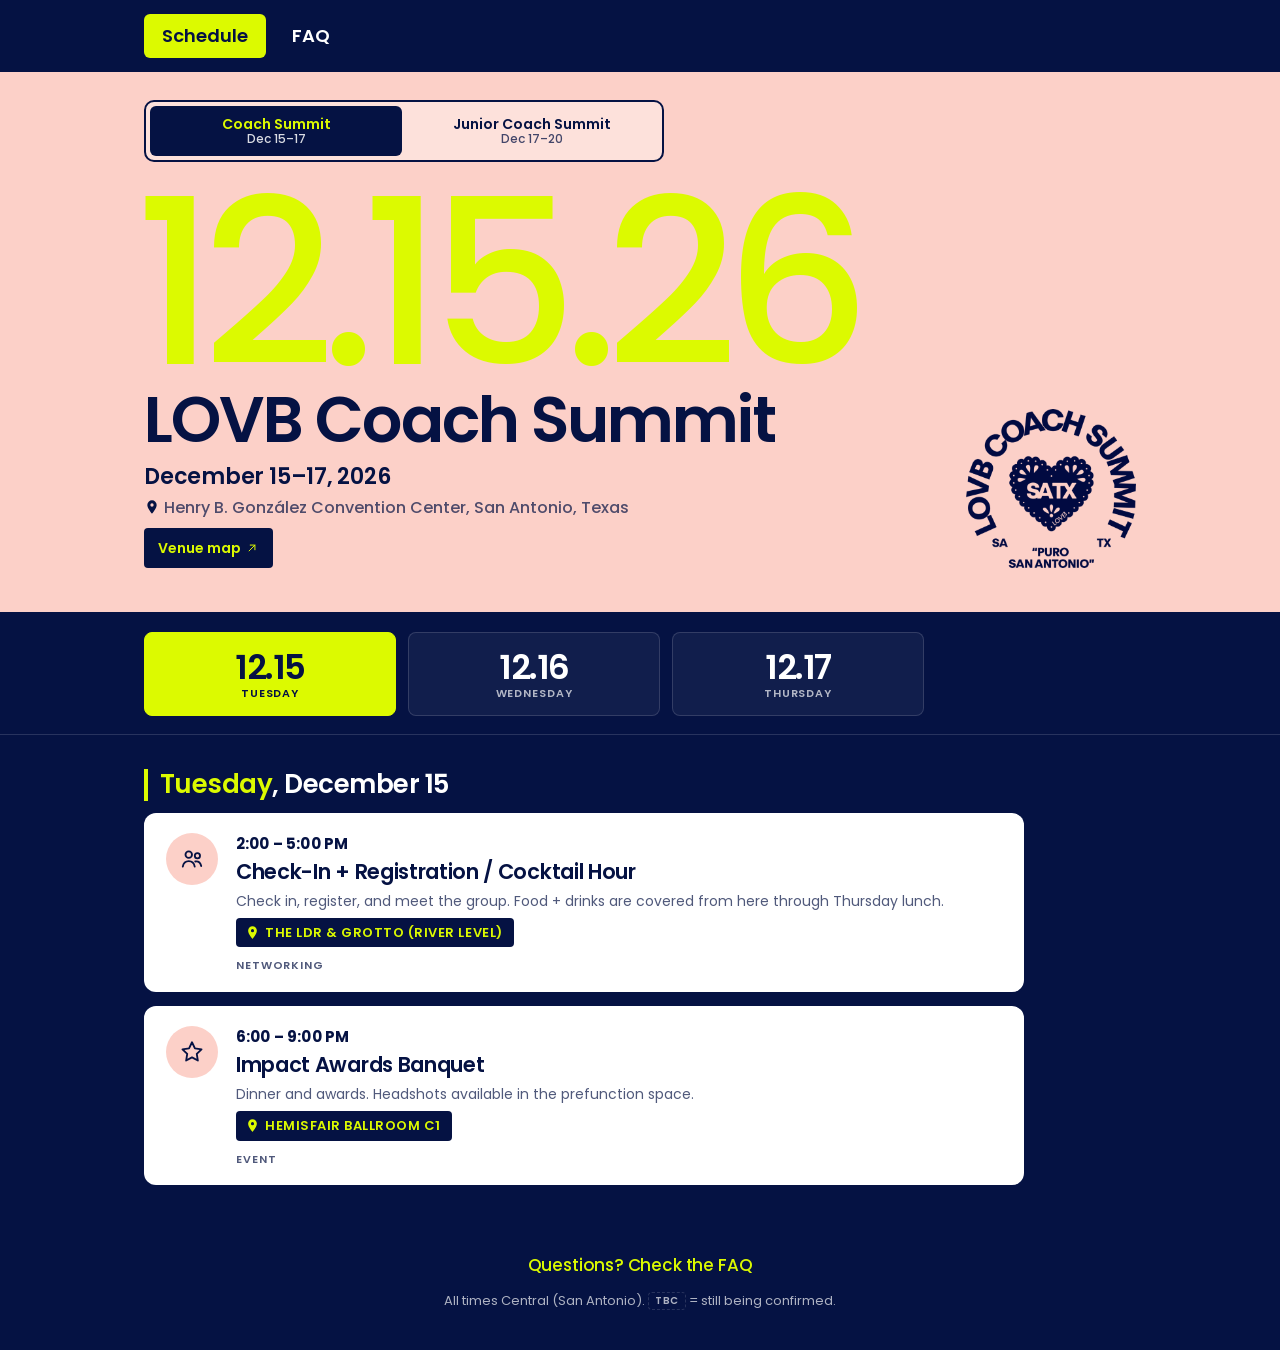
<file: index.html>
<!doctype html>
<html lang="en" data-event="coach">
<head>
  <meta charset="utf-8">
  <meta name="viewport" content="width=device-width, initial-scale=1, viewport-fit=cover">
  <meta name="theme-color" content="#051243">
  <meta name="description" content="Schedule for the LOVB Coach Summit and LOVB Junior Coach Summit in San Antonio, Texas.">
  <title>Schedule · LOVB Coach Summit</title>
  <link rel="icon" href="favicon.ico?v=3" sizes="any">
  <link rel="icon" type="image/png" sizes="32x32" href="assets/icons/favicon-32.png?v=3">
  <link rel="icon" type="image/png" sizes="192x192" href="assets/icons/favicon-192.png?v=3">
  <link rel="apple-touch-icon" href="assets/icons/apple-touch-icon.png?v=3">
  <link rel="manifest" href="manifest.webmanifest">
  <meta name="apple-mobile-web-app-capable" content="yes">
  <meta name="apple-mobile-web-app-status-bar-style" content="black-translucent">
  <meta name="apple-mobile-web-app-title" content="Coach Summit">
  <meta property="og:title" content="LOVB Coach Summit + Junior Coach Summit">
  <meta property="og:description" content="Schedule and FAQ · San Antonio, Texas · December 2026">
  <link rel="preconnect" href="https://fonts.googleapis.com">
  <link rel="preconnect" href="https://fonts.gstatic.com" crossorigin>
  <link rel="stylesheet" href="https://fonts.googleapis.com/css2?family=Poppins:wght@400;500;600;700&display=swap" media="print" onload="this.media='all'">
  <script>
    /* Apply the saved Summit before first paint. */
    (function () { try {
      var e = new URLSearchParams(location.search).get("event") || localStorage.getItem("summit-event");
      if (e === "coach" || e === "junior") document.documentElement.dataset.event = e;
    } catch (_) {} })();
  </script>
  <link rel="stylesheet" href="css/styles.css?v=15">
</head>
<body data-page="schedule">
  <a class="skip" href="#schedule">Skip to schedule</a>

  <header class="nav">
    <div class="wrap nav__inner">
      <nav class="nav__links" aria-label="Main">
        <a data-nav="index.html" href="index.html" aria-current="page">Schedule</a>
        <a data-nav="faq.html" href="faq.html">FAQ</a>
      </nav>
    </div>
  </header>

  <section class="hero">
    <div class="wrap hero__inner">
      <div id="event-switch"></div>
      <div id="hero-event"></div>
    </div>
  </section>

  <div id="day-bar" class="daybar">
    <div class="wrap"><div id="days"></div></div>
  </div>

  <main class="wrap main" id="schedule" tabindex="-1" aria-live="polite"></main>

  <footer class="foot">
    <div class="wrap">
      <a class="foot__cta" data-nav="faq.html" href="faq.html">Questions? Check the FAQ</a>
      <p>All times Central (San Antonio). <span class="tbc">TBC</span> = still being confirmed.</p>
    </div>
  </footer>

  <script src="data/events.js?v=15"></script>
  <script src="data/faq.js?v=15"></script>
  <script src="js/components.js?v=15"></script>
  <script src="js/app.js?v=15"></script>
  <script>
    if ("serviceWorker" in navigator && location.protocol.startsWith("http")) {
      navigator.serviceWorker.register("sw.js").catch(function () {});
    }
  </script>
</body>
</html>
</file>
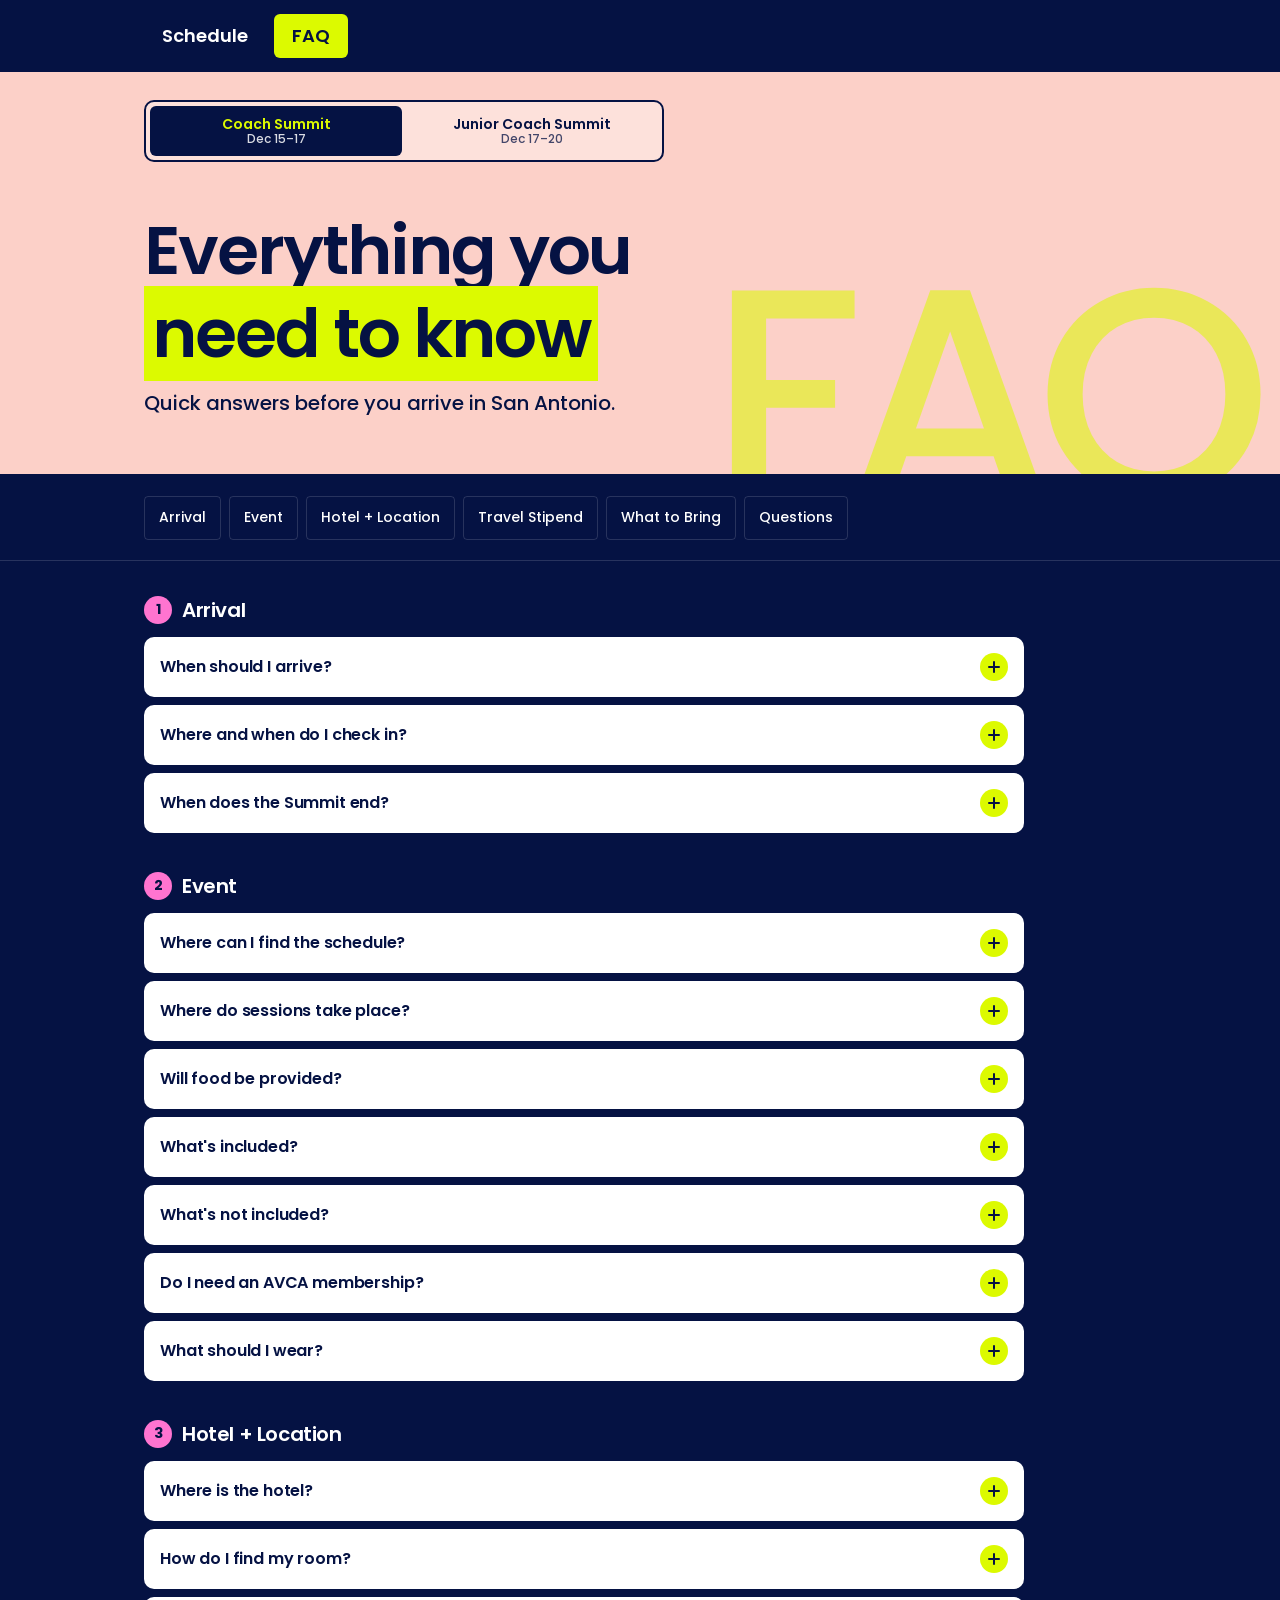
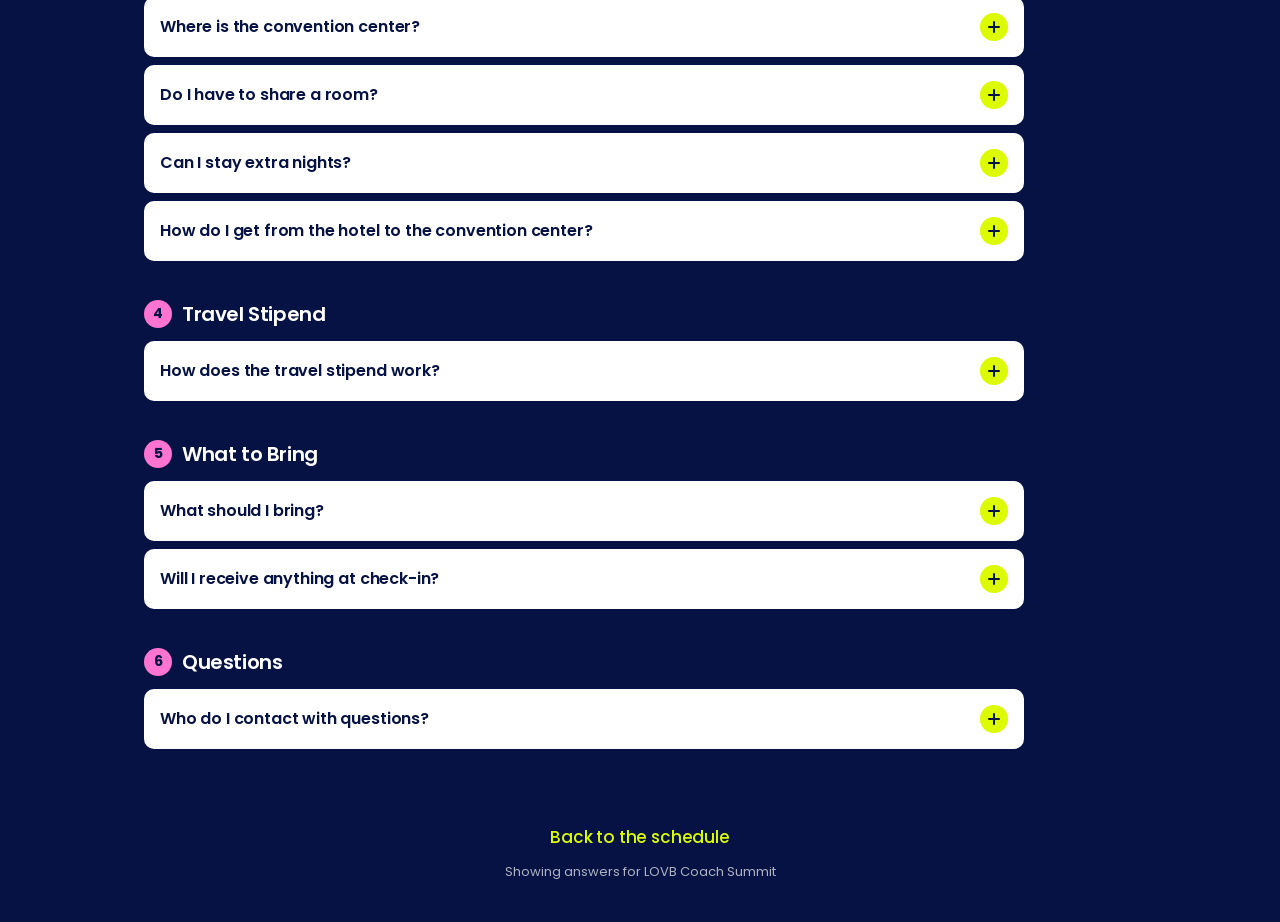
<file: faq.html>
<!doctype html>
<html lang="en" data-event="coach">
<head>
  <meta charset="utf-8">
  <meta name="viewport" content="width=device-width, initial-scale=1, viewport-fit=cover">
  <meta name="theme-color" content="#051243">
  <meta name="description" content="Quick answers before you arrive in San Antonio for the LOVB Coach Summit and LOVB Junior Coach Summit.">
  <title>FAQ · LOVB Coach Summit</title>
  <link rel="icon" href="favicon.ico?v=3" sizes="any">
  <link rel="icon" type="image/png" sizes="32x32" href="assets/icons/favicon-32.png?v=3">
  <link rel="icon" type="image/png" sizes="192x192" href="assets/icons/favicon-192.png?v=3">
  <link rel="apple-touch-icon" href="assets/icons/apple-touch-icon.png?v=3">
  <link rel="manifest" href="manifest.webmanifest">
  <meta name="apple-mobile-web-app-capable" content="yes">
  <meta name="apple-mobile-web-app-status-bar-style" content="black-translucent">
  <meta name="apple-mobile-web-app-title" content="Coach Summit">
  <meta property="og:title" content="LOVB Coach Summit + Junior Coach Summit">
  <meta property="og:description" content="Schedule and FAQ · San Antonio, Texas · December 2026">
  <link rel="preconnect" href="https://fonts.googleapis.com">
  <link rel="preconnect" href="https://fonts.gstatic.com" crossorigin>
  <link rel="stylesheet" href="https://fonts.googleapis.com/css2?family=Poppins:wght@400;500;600;700&display=swap" media="print" onload="this.media='all'">
  <script>
    (function () { try {
      var e = new URLSearchParams(location.search).get("event") || localStorage.getItem("summit-event");
      if (e === "coach" || e === "junior") document.documentElement.dataset.event = e;
    } catch (_) {} })();
  </script>
  <link rel="stylesheet" href="css/styles.css?v=15">
</head>
<body data-page="faq">
  <a class="skip" href="#faq-list">Skip to questions</a>

  <header class="nav">
    <div class="wrap nav__inner">
      <nav class="nav__links" aria-label="Main">
        <a data-nav="index.html" href="index.html">Schedule</a>
        <a data-nav="faq.html" href="faq.html" aria-current="page">FAQ</a>
      </nav>
    </div>
  </header>

  <section class="hero hero--faq">
    <div class="hero__watermark" aria-hidden="true">FAQ</div>
    <div class="wrap hero__inner">
      <div id="event-switch"></div>
      <div class="faq-hero">
        <h1 class="faq-hero__title">Everything you<br><em>need to know</em></h1>
        <p class="faq-hero__sub">Quick answers before you arrive in San Antonio.</p>
      </div>
    </div>
  </section>

  <div class="daybar daybar--chips">
    <div class="wrap">
      <nav class="chips" id="faq-cats" aria-label="FAQ categories"></nav>
    </div>
  </div>

  <main class="wrap main main--faq" id="faq-list" tabindex="-1"></main>

  <footer class="foot">
    <div class="wrap">
      <a class="foot__cta" data-nav="index.html" href="index.html">Back to the schedule</a>
      <p id="faq-for"></p>
    </div>
  </footer>

  <script src="data/events.js?v=15"></script>
  <script src="data/faq.js?v=15"></script>
  <script src="js/components.js?v=15"></script>
  <script src="js/app.js?v=15"></script>
  <script>
    if ("serviceWorker" in navigator && location.protocol.startsWith("http")) {
      navigator.serviceWorker.register("sw.js").catch(function () {});
    }
  </script>
</body>
</html>
</file>
<file: css/styles.css>
/* ==========================================================================
   LOVB COACH SUMMIT — STYLES
   Brand tokens from the LOVB Coach Summit design guide, laid out in the
   OneLOVB site system: navy + blush bands, giant lime numerals, white cards,
   line icons in blush circles, lime highlight for "you are here".
   ========================================================================== */

:root {
  /* Brand palette */
  --navy: #051243;
  --cream: #F7F2E4;
  --pink: #FF74D0;
  --lime: #EDFF9E;
  --lime-bright: #DCFA00;
  --cyan: #00D2DE;
  --blush: #FCD0C8;
  --white: #FFFFFF;

  --font: 'Poppins', system-ui, -apple-system, sans-serif;

  --ink-soft: rgba(5, 18, 67, .7);
  --line: rgba(5, 18, 67, .12);
  --on-navy-soft: rgba(255, 255, 255, .68);
  --on-navy-line: rgba(255, 255, 255, .14);

  /* Changes per event */
  --numerals: var(--lime-bright);
  --hero-bg: var(--blush);
  --tint: var(--blush);          /* icon circles */
  --tint-soft: #FEF1EE;          /* simultaneous-session boxes */

  --nav-h: 56px;
  --gutter: 16px;
}

/* Junior Coach Summit: light blue from the Junior badge */
html[data-event="junior"] {
  --hero-bg: #B2EBF2;
  --tint: #B2EBF2;
  --tint-soft: #E6F8FA;
}

/* ---------- base ---------- */
*, *::before, *::after { box-sizing: border-box; }
html { -webkit-text-size-adjust: 100%; scroll-padding-top: calc(var(--nav-h) + 104px); background: var(--navy); }
body {
  margin: 0;
  font-family: var(--font);
  background: var(--navy);
  color: var(--white);
  font-size: 16px;
  line-height: 1.5;
  -webkit-font-smoothing: antialiased;
}
h1, h2, h3, p { margin: 0; }
a { color: var(--pink); }
img { max-width: 100%; display: block; }
button { font: inherit; color: inherit; }
a, button, summary { touch-action: manipulation; -webkit-tap-highlight-color: transparent; }
button:active, .nav__links a:active, .chip:active, .faq__q:active { transform: scale(.98); }
svg { width: 1em; height: 1em; flex: none; }
:focus-visible { outline: 3px solid var(--cyan); outline-offset: 2px; border-radius: 6px; }

.wrap { width: 100%; max-width: 1040px; margin: 0 auto; padding: 0 var(--gutter); }

.skip {
  position: absolute; left: -999px; top: 8px; z-index: 100;
  background: var(--lime-bright); color: var(--navy); padding: 10px 14px; border-radius: 6px; font-weight: 600;
}
.skip:focus { left: 8px; }

/* ==========================================================================
   NAV (navy, sticky)
   ========================================================================== */
.nav {
  position: sticky; top: 0; z-index: 40;
  background: var(--navy);
  padding-top: env(safe-area-inset-top);
}
.nav__inner { height: var(--nav-h); display: flex; align-items: center; }
.nav__links { flex: 1; display: grid; grid-template-columns: 1fr 1fr; gap: 6px; }
.nav__links a {
  display: flex; align-items: center; justify-content: center; min-height: 44px;
  color: var(--white); text-decoration: none; font-weight: 600; font-size: 16px;
  border-radius: 6px; line-height: 1.2;
}
.nav__links a:hover { color: var(--lime-bright); }
.nav__links a[aria-current="page"] { background: var(--lime-bright); color: var(--navy); }

/* ==========================================================================
   HERO (blush band + giant numerals)
   ========================================================================== */
.hero {
  position: relative; overflow: hidden;
  background: var(--hero-bg); color: var(--navy);
  padding: 12px 0 18px;
}
.hero__inner { position: relative; }

/* EventSelector */
.event-switch {
  position: relative; z-index: 1;
  display: grid; grid-template-columns: 1fr 1fr; gap: 4px;
  padding: 4px; border-radius: 10px; border: 2px solid var(--navy);
  background: rgba(255, 255, 255, .35);
}
.event-switch__opt {
  appearance: none; border: 0; cursor: pointer;
  min-height: 50px; padding: 6px 8px; border-radius: 6px;
  background: transparent; color: var(--navy);
  display: flex; flex-direction: column; align-items: center; justify-content: center;
  text-align: center; line-height: 1.15;
}
.event-switch__name { font-weight: 600; font-size: 14px; }
.event-switch__dates { font-size: 12px; font-weight: 500; opacity: .75; }
.event-switch__opt[aria-checked="true"] { background: var(--navy); color: var(--lime-bright); }
.event-switch__opt[aria-checked="true"] .event-switch__dates { color: var(--white); opacity: .85; }

/* EventHero */
#hero-event { position: relative; }
.hero__numerals {
  display: block; margin: 14px 0 0 -.04em;
  font-size: 22vw; font-weight: 500; line-height: .82; letter-spacing: -.06em;
  color: var(--numerals); white-space: nowrap; pointer-events: none; user-select: none;
}
.hero__row {
  position: relative; z-index: 1;
  display: flex; align-items: flex-end; justify-content: space-between; gap: 12px;
  margin-top: 6px;
}
.hero__text { min-width: 0; }
.hero__title { font-size: 28px; font-weight: 600; line-height: 1.02; letter-spacing: -.03em; }
.hero__meta { margin-top: 8px; font-size: 16px; font-weight: 600; letter-spacing: -.01em; }
.hero__venue {
  margin-top: 4px; display: flex; align-items: flex-start; gap: 4px;
  font-size: 14px; font-weight: 500; color: var(--ink-soft); line-height: 1.35;
}
.hero__venue svg { margin-top: 2px; color: var(--navy); }
.hero__map {
  display: inline-flex; align-items: center; gap: 4px; margin-top: 10px;
  min-height: 40px; padding: 0 14px; border-radius: 4px;
  background: var(--navy); color: var(--lime-bright);
  font-size: 14px; font-weight: 600; text-decoration: none;
}
.hero__logo { width: 68px; height: auto; flex: none; }

/* ==========================================================================
   STICKY DAY BAR (DateSelector)
   ========================================================================== */
.daybar {
  position: sticky; top: calc(var(--nav-h) + env(safe-area-inset-top)); z-index: 30;
  background: var(--navy);
  padding: 12px 0 12px;
  border-bottom: 1px solid var(--on-navy-line);
}
.days { display: grid; grid-template-columns: repeat(var(--n), 1fr); gap: 8px; }
.day {
  appearance: none; cursor: pointer; position: relative;
  min-height: 60px; padding: 6px 4px; border-radius: 8px;
  border: 1.5px solid var(--on-navy-line); background: rgba(255, 255, 255, .05); color: var(--white);
  display: flex; flex-direction: column; align-items: center; justify-content: center; gap: 4px;
  line-height: 1;
}
.day__num { font-size: 24px; font-weight: 600; letter-spacing: -.04em; }
.day__weekday { font-size: 11px; font-weight: 600; text-transform: uppercase; letter-spacing: .08em; color: var(--on-navy-soft); }
.day__weekday .long { display: none; }
.day__today {
  position: absolute; top: -8px; left: 50%; transform: translateX(-50%);
  background: var(--pink); color: var(--navy);
  font-size: 10px; font-weight: 700; text-transform: uppercase; letter-spacing: .06em;
  padding: 2px 8px; border-radius: 999px; white-space: nowrap; line-height: 1.4;
}
.day[aria-selected="true"] { background: var(--lime-bright); border-color: var(--lime-bright); color: var(--navy); }
.day[aria-selected="true"] .day__weekday { color: var(--navy); }

/* ==========================================================================
   SCHEDULE (ScheduleCard, SpeakerInfo, LocationLabel)
   ========================================================================== */
.main { padding-top: 16px; padding-bottom: 36px; outline: none; }

.day-head {
  font-size: 20px; font-weight: 600; letter-spacing: -.02em; line-height: 1.2;
  border-left: 4px solid var(--lime-bright); padding-left: 12px; margin-bottom: 12px;
}
.day-head span { color: var(--lime-bright); }
.day-head-row { display: flex; flex-wrap: wrap; align-items: center; gap: 8px 12px; margin-bottom: 12px; }
.day-head-row .day-head { margin-bottom: 0; }
.jump {
  margin-left: auto; appearance: none; cursor: pointer;
  border: 1.5px solid var(--lime-bright); background: transparent; color: var(--lime-bright);
  font-size: 13px; font-weight: 600; min-height: 36px; padding: 0 12px; border-radius: 999px;
}

.slots { list-style: none; margin: 0; padding: 0; display: grid; gap: 12px; }

.card {
  background: var(--white); color: var(--navy);
  border-radius: 12px; padding: 16px 16px 14px;
  display: grid; grid-template-columns: 44px 1fr; gap: 14px; align-items: start;
}
.card__icon {
  width: 44px; height: 44px; border-radius: 50%;
  background: var(--tint); color: var(--navy);
  display: grid; place-items: center; font-size: 23px;
}
.card__body { display: flex; flex-direction: column; align-items: flex-start; gap: 6px; min-width: 0; }
.card__time {
  display: flex; flex-wrap: wrap; align-items: center; gap: 8px;
  font-size: 15px; font-weight: 700; letter-spacing: .01em; line-height: 1.3; padding-top: 1px;
}
.card__title { font-size: 19px; font-weight: 600; line-height: 1.22; letter-spacing: -.015em; }
.card__desc { font-size: 14px; color: var(--ink-soft); }
.card__foot { display: flex; align-items: center; gap: 8px; margin-top: 4px; }
.type { font-size: 11px; font-weight: 600; text-transform: uppercase; letter-spacing: .08em; color: var(--ink-soft); }

.speaker { display: flex; align-items: center; gap: 6px; font-size: 15px; font-weight: 500; }
.speaker svg { font-size: 17px; color: var(--pink); }

/* LocationLabel — built to be spotted instantly */
.loc {
  display: inline-flex; align-items: center; gap: 5px;
  background: var(--navy); color: var(--lime-bright);
  font-size: 13px; font-weight: 600; text-transform: uppercase; letter-spacing: .04em; line-height: 1.2;
  padding: 7px 11px 7px 9px; border-radius: 4px;
}
.loc svg { font-size: 15px; }

/* Simultaneous sessions */
.tracks { list-style: none; margin: 4px 0 0; padding: 0; display: grid; gap: 8px; width: 100%; }
.track {
  border-radius: 8px; padding: 12px; background: var(--tint-soft);
  display: flex; flex-direction: column; align-items: flex-start; gap: 6px;
}
.track .loc { font-size: 15px; }
.track__title { font-size: 16px; font-weight: 600; line-height: 1.25; }
.track .speaker { font-size: 16px; font-weight: 600; }

/* States */
.card.is-past > * { opacity: .45; }
.card.is-now { box-shadow: 0 0 0 3px var(--lime-bright); }
.now-badge {
  display: inline-flex; align-items: center; gap: 6px;
  background: var(--pink); color: var(--navy);
  font-size: 11px; font-weight: 700; text-transform: uppercase; letter-spacing: .06em;
  padding: 2px 9px; border-radius: 999px;
}
.next-badge {
  display: inline-flex; align-items: center;
  background: var(--navy); color: var(--lime-bright);
  font-size: 11px; font-weight: 700; text-transform: uppercase; letter-spacing: .06em;
  padding: 2px 9px; border-radius: 999px;
}
.now-badge i { width: 6px; height: 6px; border-radius: 50%; background: var(--navy); animation: pulse 1.6s ease-in-out infinite; }
@keyframes pulse { 50% { opacity: .25; } }

/* Placeholder tag */
.tbc {
  display: inline-block; font-size: 10px; font-weight: 600; text-transform: uppercase; letter-spacing: .08em;
  color: var(--ink-soft); border: 1.5px dashed rgba(5, 18, 67, .3); border-radius: 4px; padding: 0 6px;
  line-height: 1.6; vertical-align: middle;
}

.empty { padding: 40px 0; text-align: center; color: var(--on-navy-soft); }

/* Footer */
.foot { padding: 8px 0 calc(40px + env(safe-area-inset-bottom)); text-align: center; }
.foot__cta {
  display: inline-block; color: var(--lime-bright); text-decoration: none;
  font-size: 17px; font-weight: 500; padding: 12px 4px; letter-spacing: -.01em;
}
.foot__cta:hover { text-decoration: underline; }
.foot p { font-size: 13px; color: var(--on-navy-soft); }
.foot .tbc { color: var(--on-navy-soft); border-color: var(--on-navy-line); }

/* ==========================================================================
   FAQ PAGE
   ========================================================================== */
.hero--faq { padding-bottom: 30px; }
.hero__watermark {
  position: absolute; right: -2vw; bottom: -6vw;
  font-size: 46vw; font-weight: 500; line-height: .8; letter-spacing: -.06em;
  color: var(--numerals); opacity: .55; pointer-events: none; user-select: none;
}
.faq-hero { position: relative; margin-top: 26px; }
.faq-hero__title { font-size: 36px; font-weight: 600; line-height: 1.22; letter-spacing: -.03em; }
.faq-hero__title em {
  font-style: normal; background: var(--lime-bright); padding: 0 .12em;
  -webkit-box-decoration-break: clone; box-decoration-break: clone;
}
.faq-hero__sub { margin-top: 12px; font-size: 16px; font-weight: 500; }

.daybar--chips { padding: 14px 0 12px; }
.chips {
  display: flex; gap: 8px; overflow-x: auto; scrollbar-width: none;
  margin: 0 calc(var(--gutter) * -1); padding: 2px var(--gutter);
  scroll-padding-inline: var(--gutter);
}
.chips::-webkit-scrollbar { display: none; }
.chip {
  flex: none; display: inline-flex; align-items: center; min-height: 44px; padding: 0 14px;
  border-radius: 4px; border: 1.5px solid var(--on-navy-line);
  color: var(--white); text-decoration: none; font-size: 14px; font-weight: 500; white-space: nowrap;
}
.chip:hover { border-color: var(--lime-bright); color: var(--lime-bright); }

.main--faq { display: grid; gap: 30px; }
.faq-cat__title {
  display: flex; align-items: center; gap: 10px; margin-bottom: 12px;
  font-size: 20px; font-weight: 600; letter-spacing: -.02em;
}
.faq-cat__title .num {
  width: 28px; height: 28px; border-radius: 50%; flex: none;
  display: grid; place-items: center;
  background: var(--pink); color: var(--navy); font-size: 14px; font-weight: 700; letter-spacing: 0;
}

.faq { background: var(--white); color: var(--navy); border-radius: 10px; margin-bottom: 8px; }
.faq__q {
  list-style: none; cursor: pointer;
  display: flex; align-items: center; justify-content: space-between; gap: 16px;
  min-height: 60px; padding: 14px 16px;
  font-size: 16px; font-weight: 600; line-height: 1.3; letter-spacing: -.01em;
}
.faq__q::-webkit-details-marker { display: none; }
.faq__icon { flex: none; position: relative; width: 28px; height: 28px; border-radius: 50%; background: var(--lime-bright); }
.faq__icon::before, .faq__icon::after {
  content: ""; position: absolute; left: 50%; top: 50%; width: 12px; height: 2px; border-radius: 2px;
  background: var(--navy); transform: translate(-50%, -50%);
}
.faq__icon::after { transform: translate(-50%, -50%) rotate(90deg); }
.faq[open] .faq__icon { background: var(--navy); }
.faq[open] .faq__icon::before { background: var(--lime-bright); }
.faq[open] .faq__icon::after { display: none; }
.faq__a {
  margin: 0 16px; padding: 14px 0 16px;
  border-top: 2px solid var(--lime-bright);
  font-size: 15px; color: var(--ink-soft);
  display: flex; flex-direction: column; align-items: flex-start; gap: 10px;
}
.faq__link {
  display: inline-flex; align-items: center; gap: 4px;
  color: var(--lime-bright); background: var(--navy); padding: 7px 12px; border-radius: 4px;
  font-size: 14px; font-weight: 600; text-decoration: none;
}

/* ==========================================================================
   LARGER SCREENS — more space, same hierarchy
   ========================================================================== */
@media (min-width: 640px) {
  :root { --gutter: 24px; }
  .hero__numerals { font-size: 22vw; }

  .hero__title { font-size: 42px; }
  .hero__logo { width: 120px; }
  .day__weekday .long { display: inline; }
  .day__weekday .short { display: none; }
  .day { min-height: 76px; }
  .day__num { font-size: 30px; }
  .card { grid-template-columns: 52px 1fr; gap: 18px; padding: 20px 22px 18px; }
  .card__icon { width: 52px; height: 52px; font-size: 26px; }
  .card__title { font-size: 21px; }
  .tracks { grid-template-columns: repeat(auto-fit, minmax(190px, 1fr)); }
  .faq-hero__title { font-size: 48px; }
}

@media (min-width: 960px) {
  :root { --nav-h: 72px; }
  .nav__links { flex: none; display: flex; gap: 8px; }
  .nav__links a { font-size: 18px; padding: 0 18px; }

  .hero { padding: 28px 0 44px; }
  .event-switch { max-width: 520px; }
  .hero__numerals { font-size: min(20vw, 230px); margin-top: 28px; }
  .hero__row { margin-top: 8px; }
  .hero__title { font-size: 64px; }
  .hero__meta { font-size: 22px; }
  .hero__venue { font-size: 16px; }
  .hero__logo { width: 170px; }

  .daybar { padding: 20px 0 18px; }
  .days { max-width: 780px; gap: 12px; }
  .day { min-height: 84px; }
  .day:hover:not([aria-selected="true"]) { border-color: var(--lime-bright); }
  .day__num { font-size: 34px; }

  .main { padding-top: 34px; padding-bottom: 48px; }
  .slots, .day-head { max-width: 880px; }
  .day-head { font-size: 26px; margin-bottom: 20px; }
  .slots { gap: 14px; }

  .hero--faq { padding-bottom: 56px; }
  .hero__watermark { font-size: 300px; right: 2vw; bottom: -40px; }
  .faq-hero { margin-top: 48px; }
  .faq-hero__title { font-size: 68px; }
  .faq-hero__sub { font-size: 20px; }
  .main--faq > * { max-width: 880px; }
  .chips { flex-wrap: wrap; overflow: visible; margin: 0; padding: 2px 0; }
}

@media (prefers-reduced-motion: reduce) {
  *, *::before, *::after { transition: none !important; animation: none !important; }
}
</file>
